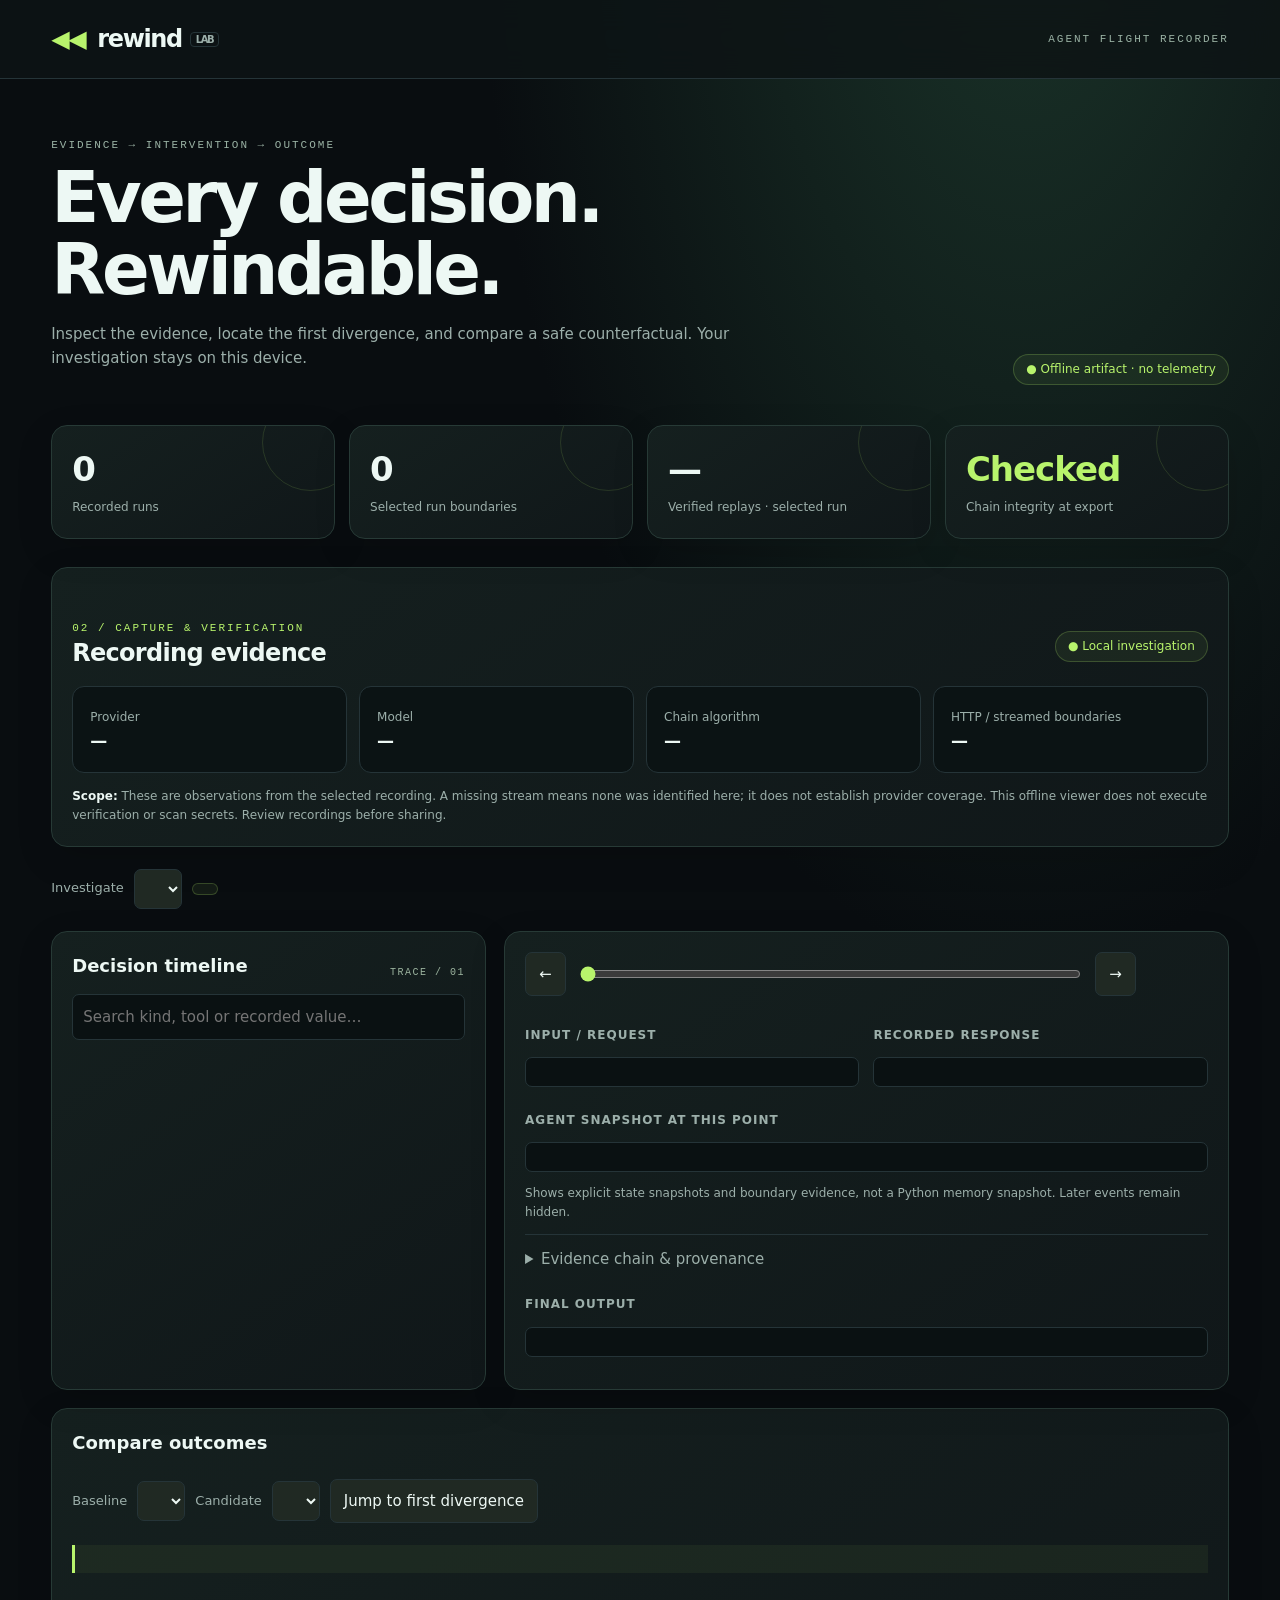
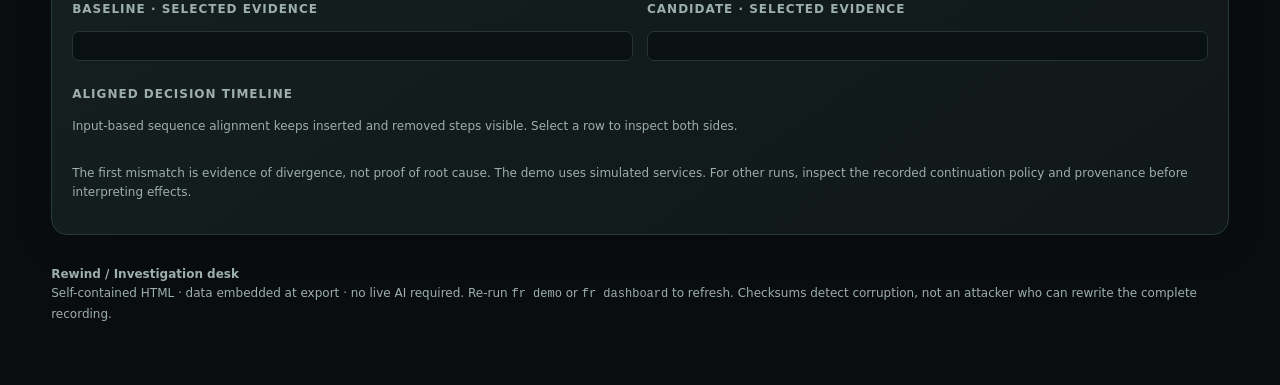
<file: src/flightrecorder/web.html>
<!doctype html>
<html lang="en"><head><meta charset="utf-8"><meta name="viewport" content="width=device-width,initial-scale=1"><meta http-equiv="Content-Security-Policy" content="default-src 'none'; script-src 'unsafe-inline'; style-src 'unsafe-inline'; img-src data:; connect-src 'none'; base-uri 'none'; form-action 'none'"><title>Rewind · Investigation desk</title>
<style>
:root{--bg:#101413;--panel:#191f1d;--line:#303b35;--ink:#edf2e9;--muted:#b1bfb4;--orange:#ff864e;--green:#9cdeaf;--red:#ffa39b}*{box-sizing:border-box}body{margin:0;background:var(--bg);color:var(--ink);font:15px/1.6 system-ui,sans-serif}button,input,select{font:inherit}button,select{cursor:pointer;border:1px solid var(--line);background:#202923;color:var(--ink);border-radius:7px;padding:9px 13px}button:hover{border-color:var(--orange)}button:disabled{opacity:.4;cursor:default}:focus-visible{outline:3px solid var(--orange);outline-offset:3px}header{border-bottom:1px solid var(--line);display:flex;align-items:center;justify-content:space-between;padding:20px 4vw}.brand{font-size:24px;font-weight:800;letter-spacing:-1px}.mark{color:var(--orange);margin-right:12px}.tag{font:11px ui-monospace,monospace;letter-spacing:2px;color:var(--muted)}main{max-width:1440px;margin:auto;padding:30px 4vw}.hero{display:flex;justify-content:space-between;align-items:end;gap:20px}h1{font-size:clamp(28px,3.5vw,46px);line-height:1.2;letter-spacing:-1.5px;margin:12px 0}h2{font-size:18px;margin:0 0 14px}h3{font-size:12px;color:var(--muted);text-transform:uppercase;letter-spacing:1px}.sub{color:var(--muted);max-width:700px}.badge{display:inline-block;border:1px solid var(--line);border-radius:30px;padding:5px 12px;color:var(--green);font-size:12px}.metrics{display:grid;grid-template-columns:repeat(4,1fr);gap:14px;margin:28px 0}.metric,.card{border:1px solid var(--line);background:var(--panel);border-radius:12px;padding:20px}.metric strong{font-size:27px;display:block;line-height:1.4}.metric span{font-size:12px;color:var(--muted)}.accent{color:var(--orange)}.layout{display:grid;grid-template-columns:minmax(280px,.9fr) minmax(0,1.5fr);gap:18px}.toolbar{display:flex;gap:10px;flex-wrap:wrap;align-items:center;margin:22px 0}select{max-width:100%}.search{width:100%;border:1px solid var(--line);color:var(--ink);background:var(--bg);padding:10px;border-radius:7px}.timeline{max-height:510px;overflow:auto;margin-top:15px}.step{display:flex;width:100%;gap:14px;text-align:left;border:0;border-bottom:1px solid var(--line);border-radius:0;background:transparent;padding:14px 8px}.step.active{background:#323a2d;border-left:3px solid var(--orange)}.step small{display:block;color:var(--muted)}.num{font:12px ui-monospace,monospace;color:var(--orange);padding-top:5px;min-width:24px}.chip{font-size:10px;border:1px solid var(--line);border-radius:4px;padding:1px 5px;vertical-align:middle;margin-left:8px;color:var(--muted)}pre{background:#101713;padding:14px;border:1px solid var(--line);border-radius:7px;white-space:pre-wrap;overflow-wrap:anywhere;font:12px/1.7 ui-monospace,monospace;max-height:290px;overflow:auto;color:#d7e6d8}.two{display:grid;grid-template-columns:1fr 1fr;gap:14px}.scrub{display:flex;gap:12px;align-items:center;margin-bottom:18px}.scrub input{flex:1;min-width:40px;accent-color:var(--orange)}.note{font-size:12px;color:var(--muted)}.compare{margin-top:18px}.callout{padding:14px;border-left:3px solid var(--orange);background:#282a22;margin:15px 0}.good{color:var(--green)}.bad{color:var(--red)}footer{padding:30px 0;color:var(--muted);font-size:12px}details{border-top:1px solid var(--line);padding:12px 0}summary{cursor:pointer;color:var(--muted)}.empty{padding:30px 0;color:var(--muted)}#stepLabel{font:12px ui-monospace,monospace;min-width:60px}#output{max-height:160px}#lineage{overflow-wrap:anywhere}@media(max-width:850px){.layout,.two{grid-template-columns:1fr}.metrics{grid-template-columns:1fr 1fr}.hero{display:block}.tag{letter-spacing:1px}.timeline{max-height:330px}main{padding:25px 20px}header{padding:16px 20px}}
.aligned{max-height:340px;overflow:auto;margin-top:16px}.aligned-row{display:grid;grid-template-columns:1fr 1fr 1fr;gap:12px;width:100%;text-align:left;margin:4px 0}.aligned-row.active{border-color:var(--orange);background:#323a2d}.aligned-row span{overflow-wrap:anywhere}.aligned-row small{display:block;color:var(--muted)}

/* Investigation workspace */
:root{--bg:#090d10;--panel:#11191c;--line:#253438;--ink:#edf8f4;--muted:#9cafaa;--orange:#b8f46c;--green:#b8f46c}body{background:radial-gradient(ellipse at 80% -10%,#1b352a 0,transparent 38%),#090d10}header{background:#0d1415dd;position:sticky;top:0;z-index:3;backdrop-filter:blur(16px)}main{max-width:1500px}.brand{letter-spacing:-1.4px}.mark{color:#b8f46c}.hero{padding:30px 0 12px}h1{font-size:clamp(38px,5.5vw,74px);max-width:780px;line-height:1.02;letter-spacing:-3.5px}.tag{color:#9bb3a5}.metric,.card{background:linear-gradient(145deg,#15201f,#101719);border-color:#273a36;border-radius:16px;box-shadow:0 12px 36px #0002}.metric{position:relative;overflow:hidden}.metric strong{font-size:34px;letter-spacing:-1px}.metric:after{content:"";position:absolute;right:-25px;top:-32px;width:95px;height:95px;border:1px solid #b8f46c22;border-radius:50%}.badge{background:#b8f46c10;border-color:#b8f46c35}.step.active,.aligned-row.active{background:#b8f46c13}.search,pre{background:#0a1112}.callout{background:#b8f46c0d}.workspace-head{display:flex;justify-content:space-between;gap:20px;align-items:center;margin:34px 0 14px}.workspace-head h2{font-size:24px;letter-spacing:-.7px;margin:0}.kicker{font:11px ui-monospace,monospace;color:#b8f46c;letter-spacing:2px;text-transform:uppercase}.evidence-grid{display:grid;grid-template-columns:repeat(4,minmax(0,1fr));gap:12px}.evidence-item{background:#0b1314;border:1px solid var(--line);border-radius:12px;padding:17px;min-width:0}.evidence-item strong{display:block;font-size:17px;overflow-wrap:anywhere}.evidence-item span{color:var(--muted);font-size:12px}.evidence-note{margin:14px 0 0;color:var(--muted);font-size:12px}.evidence-note strong{color:var(--ink)}.dot{color:#b8f46c}.card-title{display:flex;justify-content:space-between;gap:12px;align-items:center}.card-title span{font:10px ui-monospace,monospace;letter-spacing:1.5px;color:#9cb49f}.toolbar label{color:var(--muted);font-size:13px}.step{border-radius:8px}.step.active{border-left:3px solid var(--orange)}@media(max-width:850px){.evidence-grid{grid-template-columns:1fr 1fr}.workspace-head{align-items:start;flex-direction:column}h1{letter-spacing:-2px}}@media(max-width:440px){.evidence-grid{grid-template-columns:1fr 1fr}.evidence-item{padding:12px}}
</style></head><body>
<header><div class="brand"><span class="mark">◀◀</span>rewind<span class="chip">LAB</span></div><span class="tag">AGENT FLIGHT RECORDER</span></header>
<main><div class="hero"><div><div class="tag accent">EVIDENCE → INTERVENTION → OUTCOME</div><h1>Every decision. Rewindable.</h1><p class="sub">Inspect the evidence, locate the first divergence, and compare a safe counterfactual. Your investigation stays on this device.</p></div><span class="badge">● Offline artifact · no telemetry</span></div>
<div class="metrics"><div class="metric"><strong id="runCount">0</strong><span>Recorded runs</span></div><div class="metric"><strong id="events">0</strong><span>Selected run boundaries</span></div><div class="metric"><strong id="replays">—</strong><span>Verified replays · selected run</span></div><div class="metric"><strong class="accent" id="integrity">Checked</strong><span>Chain integrity at export</span></div></div>
<section class="card" aria-labelledby="captureTitle"><div class="workspace-head"><div><div class="kicker">02 / capture & verification</div><h2 id="captureTitle">Recording evidence</h2></div><span class="badge"><span class="dot">●</span> Local investigation</span></div><div class="evidence-grid"><div class="evidence-item"><span>Provider</span><strong id="provider">—</strong></div><div class="evidence-item"><span>Model</span><strong id="model">—</strong></div><div class="evidence-item"><span>Chain algorithm</span><strong id="algorithm">—</strong></div><div class="evidence-item"><span>HTTP / streamed boundaries</span><strong id="coverage">—</strong></div></div><p class="evidence-note"><strong>Scope:</strong> These are observations from the selected recording. A missing stream means none was identified here; it does not establish provider coverage. This offline viewer does not execute verification or scan secrets. Review recordings before sharing.</p></section>
<div class="toolbar"><label for="run">Investigate</label><select id="run"></select><span id="mode" class="badge"></span></div>
<div class="layout"><section class="card"><div class="card-title"><h2>Decision timeline</h2><span>TRACE / 01</span></div><input id="search" class="search" placeholder="Search kind, tool or recorded value…" aria-label="Filter timeline"><div id="timeline" class="timeline"></div></section>
<section class="card"><div class="scrub"><button id="prev" aria-label="Previous boundary">←</button><input id="scrubber" type="range" min="0" value="0" aria-label="Boundary scrubber"><button id="next" aria-label="Next boundary">→</button><span id="stepLabel"></span></div><h2 id="eventTitle"></h2><div class="two"><div><h3>Input / request</h3><pre id="request"></pre></div><div><h3>Recorded response</h3><pre id="response"></pre></div></div><h3>Agent snapshot at this point</h3><pre id="state"></pre><p class="note">Shows explicit state snapshots and boundary evidence, not a Python memory snapshot. Later events remain hidden.</p><details><summary>Evidence chain & provenance</summary><pre id="hash"></pre><p class="note" id="lineage"></p></details><h3>Final output</h3><pre id="output"></pre></section></div>
<section class="card compare"><h2>Compare outcomes</h2><div class="toolbar"><label for="compareA">Baseline</label><select id="compareA"></select><label for="compareB">Candidate</label><select id="compareB"></select><button id="jump">Jump to first divergence</button></div><div class="callout" id="comparison" role="status"></div><div class="two"><div><h3>Baseline · selected evidence</h3><pre id="leftDiff"></pre></div><div><h3>Candidate · selected evidence</h3><pre id="rightDiff"></pre></div></div><h3>Aligned decision timeline</h3><p class="note" id="alignmentMethod">Input-based sequence alignment keeps inserted and removed steps visible. Select a row to inspect both sides.</p><div id="alignment" class="aligned"></div><p class="note">The first mismatch is evidence of divergence, not proof of root cause. The demo uses simulated services. For other runs, inspect the recorded continuation policy and provenance before interpreting effects.</p></section>
<footer><strong>Rewind / Investigation desk</strong><br>Self-contained HTML · data embedded at export · no live AI required. Re-run <code>fr demo</code> or <code>fr dashboard</code> to refresh. Checksums detect corruption, not an attacker who can rewrite the complete recording.</footer></main>
<script id="recordings" type="application/json">__REWIND_DATA__</script>
<script>
'use strict';const data=JSON.parse(document.getElementById('recordings').textContent),$=id=>document.getElementById(id),names=Object.keys(data.runs);let selected=names[0],at=0,diffIndex=null,diffRun=null;
const pretty=x=>JSON.stringify(x,null,2);function text(id,value){$(id).textContent=value}function options(id){for(const name of names){const o=document.createElement('option');o.value=name;o.textContent=name;$(id).appendChild(o)}}['run','compareA','compareB'].forEach(options);text('runCount',names.length);
function draw(){const r=data.runs[selected],bs=r.boundaries;at=Math.max(0,Math.min(at,bs.length-1));text('events',bs.length);text('provider',r.provider||'Not recorded');text('model',r.model||'Not recorded');text('algorithm',r.chain_algorithm||'Not recorded');const http=bs.filter(b=>b.kind==='http');const streams=http.filter(b=>b.response&&Array.isArray(b.response.chunks));text('coverage',`${http.length} / ${streams.length}`);const v=data.verification[selected];text('replays',v?v.runs:'Not run');text('integrity',v?(v.passed?'PASS':'FAIL'):'Checked');text('mode',r.metadata.counterfactual?(r.metadata.continuation_policy==='explicit-allowlist'?'WHAT-IF · explicit live allowlist':'WHAT-IF · mock continuation'):r.metadata.simulated?'SIMULATED SERVICES':r.metadata.simulated_tools?'RECORDED MODEL · SIMULATED TOOLS':'RECORDED SERVICES');$('timeline').replaceChildren();const query=$('search').value.toLowerCase();for(const b of bs){if(!pretty(b).toLowerCase().includes(query))continue;const button=document.createElement('button');button.className='step'+(b.seq===at?' active':'');button.setAttribute('aria-current',b.seq===at?'step':'false');const n=document.createElement('span');n.className='num';n.textContent=String(b.seq).padStart(2,'0');const label=document.createElement('span');label.textContent=b.key;const small=document.createElement('small');small.textContent=b.kind+' · '+b.chain_hash.slice(0,12);label.appendChild(small);button.append(n,label);button.onclick=()=>{at=b.seq;draw()};$('timeline').appendChild(button)}if(!$('timeline').children.length){const p=document.createElement('p');p.className='empty';p.textContent='No matching boundaries.';$('timeline').appendChild(p)}$('scrubber').max=Math.max(0,bs.length-1);$('scrubber').value=at;$('scrubber').disabled=!bs.length;$('prev').disabled=at===0;$('next').disabled=at>=bs.length-1;const b=bs[at];text('stepLabel',bs.length?`${at+1} / ${bs.length}`:'0 / 0');text('eventTitle',b?b.kind+' / '+b.key:'No recorded boundaries');text('request',b?pretty(b.request):'—');text('response',b?pretty(b.response):'—');const snapshots=bs.slice(0,at+1).filter(x=>x.kind==='state');text('state',snapshots.length?pretty(snapshots[snapshots.length-1].response):'No explicit agent snapshot recorded yet. Inspect the boundary evidence above.');text('hash',b?b.chain_hash:'Empty chain');text('lineage',r.metadata.counterfactual?`Forked at #${r.metadata.fork_at} from ${r.metadata.parent_fingerprint}. Policy: ${r.metadata.continuation_policy}`:`Run fingerprint: ${r.fingerprint}`);text('output',at===bs.length-1||!bs.length?r.final_output:'Scrub to the final boundary to reveal the output.');}
function alignedRows(c,a,b){$('alignment').replaceChildren();const diagnosis=c&&c.diagnosis;if(!diagnosis){text('alignmentMethod','Select two different recordings to align their decisions.');return}if(diagnosis.unavailable){text('alignmentMethod',diagnosis.unavailable);return}text('alignmentMethod',`${diagnosis.alignment_method} input alignment. Rows show candidate evidence, not causal proof.`);const swapped=c.a!==a;for(const original of diagnosis.alignment){const row=swapped?{...original,left:original.right,right:original.left,a:original.b,b:original.a,label:original.label==='step-inserted'?'step-removed':original.label==='step-removed'?'step-inserted':original.label}:original;const button=document.createElement('button');button.className='aligned-row';button.setAttribute('aria-label',`${row.label}: baseline ${row.a??'absent'}, candidate ${row.b??'absent'}`);for(const [label,event,index] of [['Baseline',row.left,row.a],['Candidate',row.right,row.b]]){const cell=document.createElement('span');cell.textContent=event?`#${index} ${event.key}`:'— No corresponding step';const small=document.createElement('small');small.textContent=label;cell.appendChild(small);button.appendChild(cell)}const kind=document.createElement('span');kind.textContent=row.label+(row.category?' · '+row.category:'');button.appendChild(kind);button.onclick=()=>{for(const child of $('alignment').children)child.classList.remove('active');button.classList.add('active');text('leftDiff',pretty(row.left||{note:'No corresponding step'}));text('rightDiff',pretty(row.right||{note:'No corresponding step'}));text('comparison',`Aligned evidence · ${row.category||row.label} · ${row.summary||row.label} · baseline ${row.a??'absent'} / candidate ${row.b??'absent'}`);selected=row.a===null?b:a;$('run').value=selected;at=row.a===null?row.b:row.a;draw()};$('alignment').appendChild(button)}}
function compare(){const a=$('compareA').value,b=$('compareB').value;let c=data.comparisons.find(x=>(x.a===a&&x.b===b)||(x.a===b&&x.b===a));if(c&&c.a!==a&&c.reverse_diagnosis)c={...c,a,b,diagnosis:c.reverse_diagnosis};alignedRows(c,a,b);const primary=c?.diagnosis?.primary_difference;const swapped=c&&c.a!==a;const left=primary?(swapped?primary.right:primary.left):null,right=primary?(swapped?primary.left:primary.right):null;const ai=primary?(swapped?primary.b:primary.a):null,bi=primary?(swapped?primary.a:primary.b):null;diffIndex=ai??bi;diffRun=ai===null?b:a;text('comparison',primary?primary.category+' · '+primary.summary:(c?.diagnosis?.unavailable||'No divergence: the selected recordings are identical.'));$('jump').disabled=diffIndex===null||diffIndex===undefined;text('leftDiff',primary?pretty(left||(primary.label==='final-output-drift'?{final_output:data.runs[a].final_output}:{note:'No corresponding step'})):'—');text('rightDiff',primary?pretty(right||(primary.label==='final-output-drift'?{final_output:data.runs[b].final_output}:{note:'No corresponding step'})):'—');}
$('run').onchange=()=>{selected=$('run').value;at=0;draw()};$('search').oninput=draw;$('scrubber').oninput=()=>{at=Number($('scrubber').value);draw()};$('prev').onclick=()=>{at--;draw()};$('next').onclick=()=>{at++;draw()};$('compareA').onchange=compare;$('compareB').onchange=compare;$('jump').onclick=()=>{selected=diffRun;$('run').value=selected;at=diffIndex;draw();$('scrubber').focus()};if(names.length){$('compareB').selectedIndex=names.length>1?1:0;draw();compare()}else{text('eventTitle','No runs available');$('jump').disabled=true}
</script></body></html>
</file>
